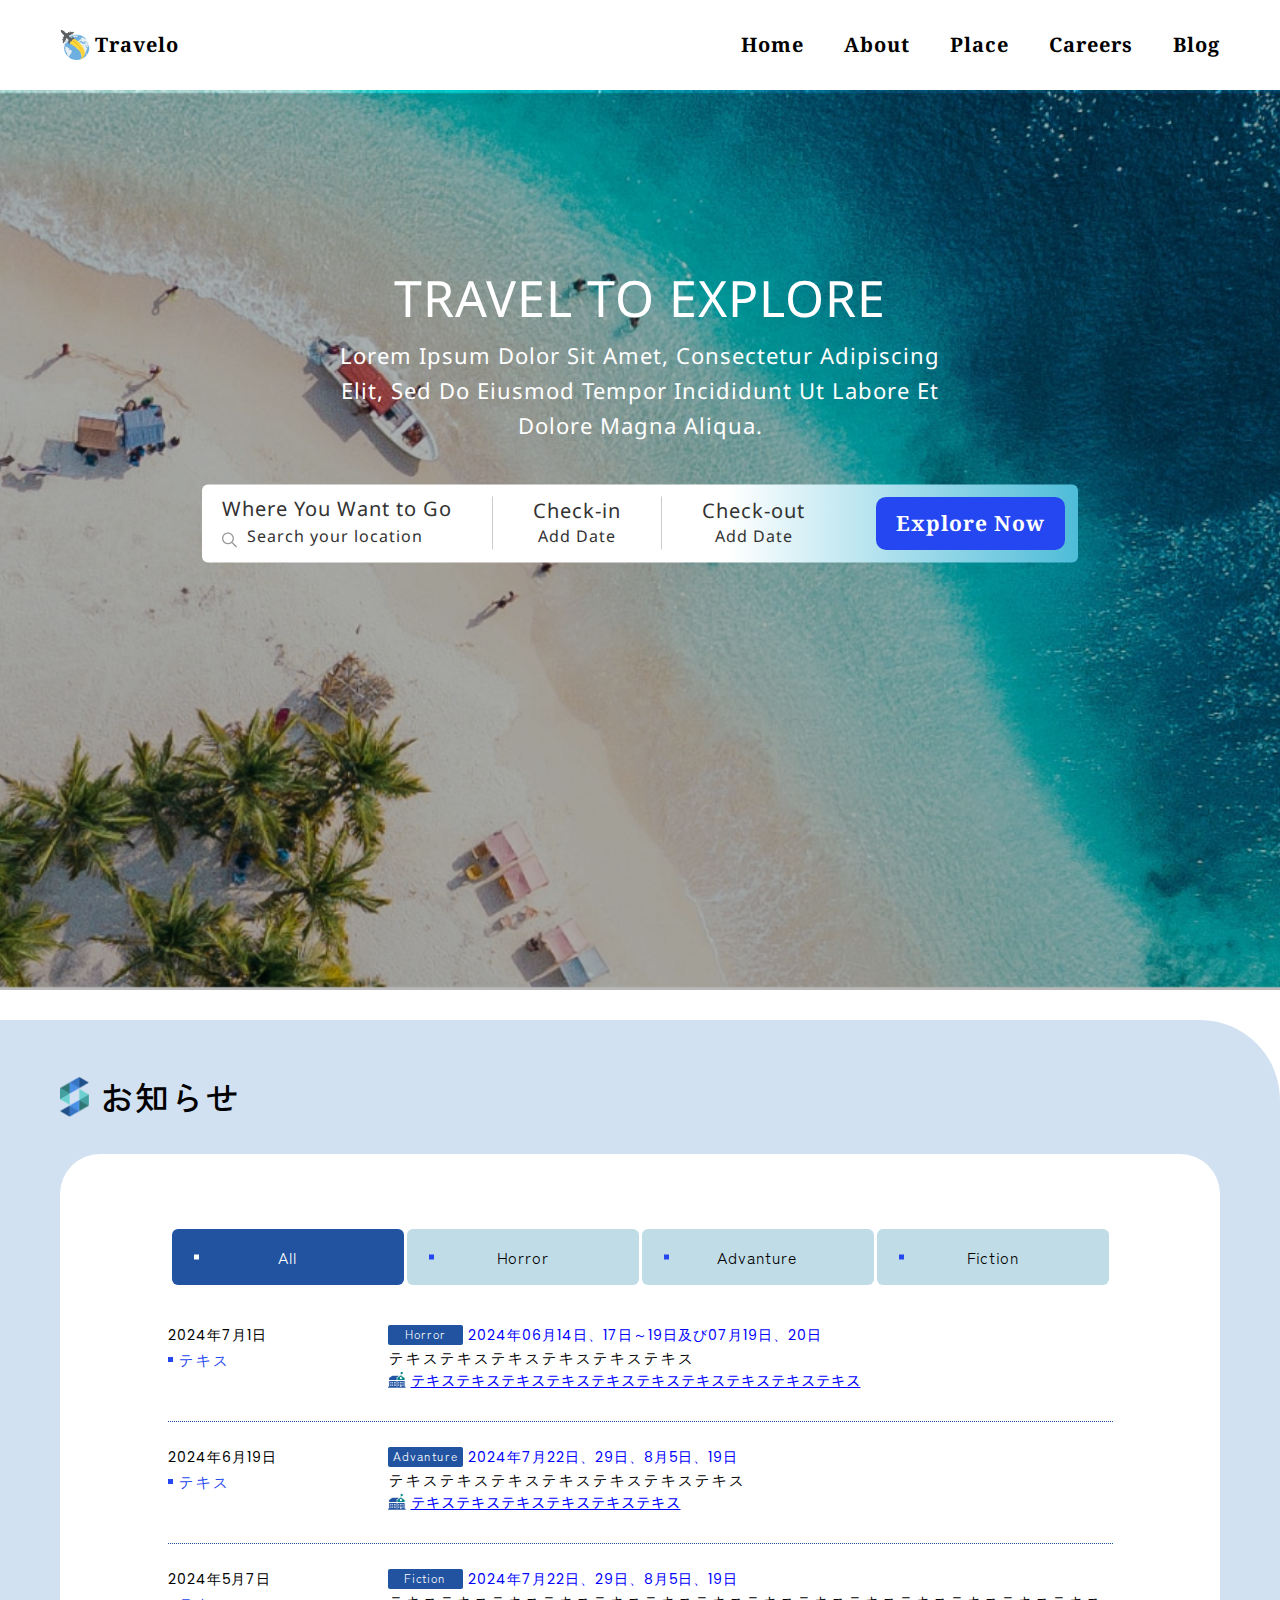
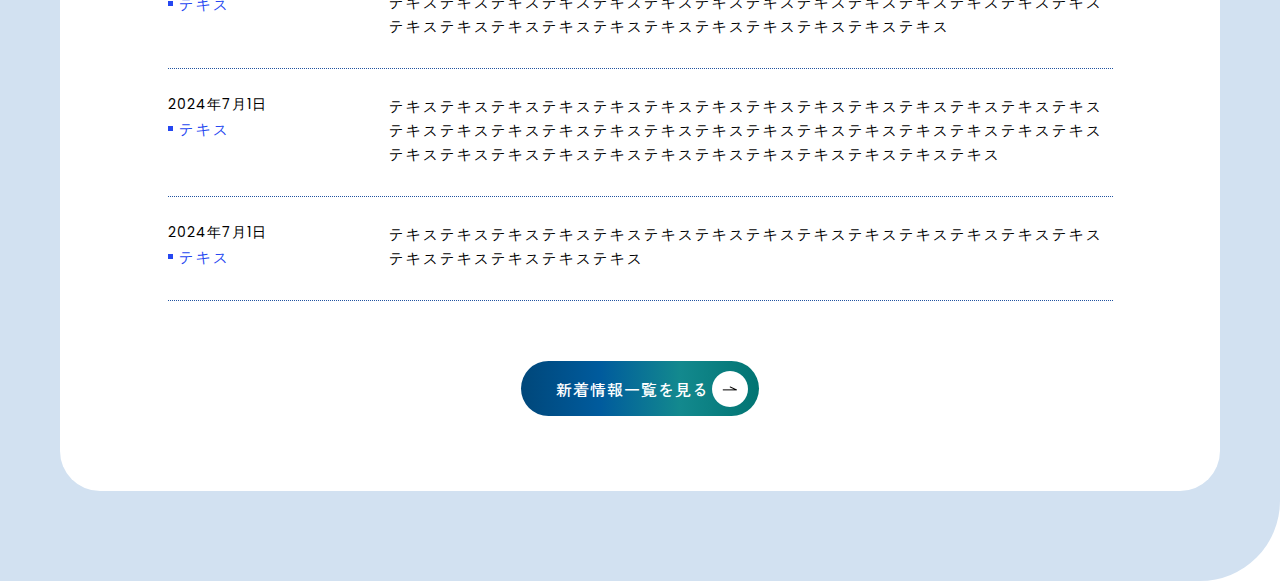
<file: index.html>
<!DOCTYPE html>
<html lang="ja">

<head>
    <meta charset="utf-8" />
    <meta name="viewport" content="width=device-width,initial-scale=1" />
    <title>ページタイトル</title>
    <meta name="description" content="ページの説明" />
    <meta name="format-detection" content="telephone=no" />

    <!-- favicon/webclipicon -->
    <!-- <link rel="icon" href="favicon.ico" />
    <link rel="icon" href="favicon.svg" type="image/svg+xml" />
    <link rel="apple-touch-icon" href="webclip.png" /> -->

    <!-- ogp -->
    <meta property="og:site_name" content="サイト名" />
    <meta property="og:url" content="URL" />
    <meta property="og:type" content="website or article" />
    <meta property="og:title" content="ページのタイトル" />
    <meta property="og:description" content="ページの説明" />
    <meta property="og:image" content="URL" />
    <meta property="og:locale" content="ja_JP" />
    <!-- <meta property="fb:app_id" content="AppID"> -->
    <meta name="twitter:card" content="summary_large_image or summary" />
    <!-- <meta name="twitter:site" content="@moshamusha2010" /> -->
    <meta name="twitter:description" content="ページの説明" />
    <meta name="twitter:image:src" content="URL" />

    <!-- fonts -->


    <link rel="preconnect" href="https://fonts.googleapis.com">
    <link rel="preconnect" href="https://fonts.gstatic.com" crossorigin>
    <link
        href="https://fonts.googleapis.com/css2?family=Noto+Sans+JP:wght@100..900&family=Noto+Sans:ital,wght@0,100..900;1,100..900&family=Noto+Serif:ital,wght@0,100..900;1,100..900&family=Poppins:ital,wght@0,100;0,200;0,300;0,400;0,500;0,600;0,700;0,800;0,900;1,100;1,200;1,300;1,400;1,500;1,600;1,700;1,800;1,900&family=Zen+Kaku+Gothic+Antique:wght@300;400;500;700;900&family=Zen+Kaku+Gothic+New:wght@300;400;500;700;900&display=swap"
        rel="stylesheet">

    <!-- css -->
    <link rel="stylesheet" href="./assets/slick/slick.css">
    <link rel="stylesheet" href="./assets/slick/slick-theme.css">
    <link rel="stylesheet" href="./assets/css/import.css" />
</head>

<body>
    <header>
        <div class="header">
            <div class="header-left">
                <img src="./assets/img/travel-logo.png" alt="Header logo" class="header-logo">
                <h1 class="header-h1">Travelo</h1>
            </div>
            <div class="header-right">
                <div class="hamburger">
                    <span class="bar first-bar"></span>
                    <span class="bar sec-bar"></span>
                    <span class="bar third-bar"></span>
                </div>
                <div id='menu' class="menu">
                    <ul class="menu-ul">
                        <li><a href="#" class="menu-a">Home</a></li>
                        <li><a href="#" class="menu-a">About</a></li>
                        <li><a href="#" class="menu-a">Place</a></li>
                        <li><a href="#" class="menu-a">Careers</a></li>
                        <li><a href="#" class="menu-a">Blog</a></li>
                    </ul>
                </div>

            </div>
        </div>

    </header>

    <main>
        <section>

            <div class="mv-bg">
                <div class="mv-bg-container">
                    <div class="upper">
                        <p class="upper-first-p">TRAVEL TO EXPLORE</p>
                        <p class="upper-second-p">Lorem Ipsum Dolor Sit Amet, Consectetur Adipiscing Elit, Sed Do
                            Eiusmod Tempor Incididunt Ut Labore Et Dolore Magna Aliqua.</p>
                    </div>
                    <div class="lower">
                        <div class="lower-search-container">
                            <div class="search-field search-field-first">
                                <div class="inner-search-field">
                                    <p class="search-field-p first">Where You Want to Go</p>
                                    <div class="icon-group">
                                        <span class="search-icon"></span>
                                        <span class="search-field-span">Search your location</span>
                                    </div>
                                </div>
                            </div>
                            <div class="search-field">
                                <div class="inner-search-field">
                                    <p class="search-field-p">Check-in</p>
                                    <span class="search-field-span">Add Date</span>
                                </div>
                            </div>
                            <div class="search-field">
                                <div class="inner-search-field">
                                    <p class="search-field-p">Check-out</p>
                                    <span class="search-field-span">Add Date</span>
                                </div>
                            </div>

                        </div>

                        <a href="#" class="explore-btn">Explore Now</a>
                    </div>

                </div>


            </div>
        </section>

        <section>
            <div class="container">
                <div class="inner-container">
                    <a href="#" class="notice-header">
                        <h1 class="notice-header-h1">お知らせ</h1>
                    </a>

                    <div class="notice">
                        <div class="inner-notice">
                            <div class="btn-wrapper">
                                <div class="inner-btn-wrapper">
                                    <a href="#" class="tab-btn active" data-btn="All">All</a>
                                    <a href="#" class="tab-btn" data-btn="Horror">Horror</a>
                                    <a href="#" class="tab-btn" data-btn="Advanture">Advanture</a>
                                    <a href="#" class="tab-btn" data-btn="Fiction">Fiction</a>
                                </div>
                            </div>
                            <a class="content-container show" data-content="All">
                                <div class="content">
                                    <div class="left-content">
                                        <span class="left-content-date">2024年7月1日</span>
                                        <p class="left-content-text">テキス</p>
                                    </div>
                                    <div class="right-content">
                                        <div class="right-content-date">
                                            <p class="date-logo">Horror</p>
                                            <p class="fonts-poppin">2024年06月14日、17日～19日及び07月19日、20日</p>
                                        </div>
                                        <p class="right-content-text">テキステキステキステキステキステキス</p>
                                        <div class="right-content-home">
                                            <img src="./assets/img/home-logo.png" alt="home-logo" class="home-logo">
                                            <p class="fonts-noto">テキステキステキステキステキステキステキステキステキステキス</p>
                                        </div>
                                    </div>
                                </div>

                                <div class="content">
                                    <div class="left-content">
                                        <span class="left-content-date">2024年6月19日</span>
                                        <p class="left-content-text">テキス</p>
                                    </div>
                                    <div class="right-content">
                                        <div class="right-content-date">
                                            <p class="date-logo">Advanture</p>
                                            <p class="fonts-poppin">2024年7月22日、29日、8月5日、19日</p>
                                        </div>
                                        <p class="right-content-text">テキステキステキステキステキステキステキス</p>
                                        <div class="right-content-home second">
                                            <img src="./assets/img/home-logo.png" alt="home-logo" class="home-logo">
                                            <p class="fonts-noto">テキステキステキステキステキステキス</p>
                                        </div>
                                    </div>
                                </div>

                                <div class="content">
                                    <div class="left-content">
                                        <span class="left-content-date">2024年5月7日</span>
                                        <p class="left-content-text">テキス</p>
                                    </div>
                                    <div class="right-content">
                                        <div class="right-content-date">
                                            <p class="date-logo">Fiction</p>
                                            <p class="fonts-poppin">2024年7月22日、29日、8月5日、19日</p>
                                        </div>
                                        <p class="right-content-text">
                                            テキステキステキステキステキステキステキステキステキステキステキステキステキステキステキステキステキステキステキステキステキステキステキステキステキス
                                        </p>

                                    </div>
                                </div>

                                <div class="content">
                                    <div class="left-content">
                                        <span class="left-content-date">2024年7月1日</span>
                                        <p class="left-content-text">テキス</p>
                                    </div>
                                    <div class="right-content">
                                        <p class="right-content-text">
                                            テキステキステキステキステキステキステキステキステキステキステキステキステキステキステキステキステキステキステキステキステキステキステキステキステキステキステキステキステキステキステキステキステキステキステキステキステキステキステキステキス
                                        </p>
                                    </div>
                                </div>

                                <div class="content">
                                    <div class="left-content">
                                        <span class="left-content-date">2024年7月1日</span>
                                        <p class="left-content-text">テキス</p>
                                    </div>
                                    <div class="right-content">
                                        <p class="right-content-text">
                                            テキステキステキステキステキステキステキステキステキステキステキステキステキステキステキステキステキステキステキス</p>
                                    </div>
                                </div>
                            </a>

                            <a class="content-container" data-content="Horror">
                                <div class="content">
                                    <div class="left-content">
                                        <span class="left-content-date">2024年7月1日</span>
                                        <p class="left-content-text">テキス</p>
                                    </div>
                                    <div class="right-content">
                                        <div class="right-content-date">
                                            <p class="date-logo">Horror</p>
                                            <p class="fonts-poppin">2024年06月14日、17日～19日及び07月19日、20日</p>
                                        </div>
                                        <p class="right-content-text">テキステキステキステキステキステキス</p>
                                        <div class="right-content-home">
                                            <img src="./assets/img/home-logo.png" alt="home-logo" class="home-logo">
                                            <p class="fonts-noto">テキステキステキステキステキステキステキステキステキステキス</p>
                                        </div>
                                    </div>
                                </div>

                                <div class="content">
                                    <div class="left-content">
                                        <span class="left-content-date">2024年6月19日</span>
                                        <p class="left-content-text">テキス</p>
                                    </div>
                                    <div class="right-content">
                                        <div class="right-content-date">
                                            <p class="date-logo">Horror</p>
                                            <p class="fonts-poppin">2024年7月22日、29日、8月5日、19日</p>
                                        </div>
                                        <p class="right-content-text">テキステキステキステキステキステキステキス</p>
                                        <div class="right-content-home">
                                            <img src="./assets/img/home-logo.png" alt="home-logo" class="home-logo">
                                            <p class="fonts-noto">テキステキステキステキステキステキス</p>
                                        </div>
                                    </div>
                                </div>

                                <div class="content">
                                    <div class="left-content">
                                        <span class="left-content-date">2024年5月7日</span>
                                        <p class="left-content-text">テキス</p>
                                    </div>
                                    <div class="right-content">
                                        <div class="right-content-date">
                                            <p class="date-logo">Horror</p>
                                            <p class="fonts-poppin">2024年7月22日、29日、8月5日、19日</p>
                                        </div>
                                        <p class="right-content-text">
                                            テキステキステキステキステキステキステキステキステキステキステキステキステキステキステキステキステキステキステキステキステキステキステキステキステキス
                                        </p>
                                    </div>
                                </div>
                            </a>

                            <a class="content-container" data-content="Advanture">
                                <div class="content">
                                    <div class="left-content">
                                        <span class="left-content-date">2024年7月1日</span>
                                        <p class="left-content-text">テキス</p>
                                    </div>
                                    <div class="right-content">
                                        <div class="right-content-date">
                                            <p class="date-logo">Advanture</p>
                                            <p class="fonts-poppin">2024年06月14日、17日～19日及び07月19日、20日</p>
                                        </div>
                                        <p class="right-content-text">テキステキステキステキステキステキス</p>
                                        <div class="right-content-home">
                                            <img src="./assets/img/home-logo.png" alt="home-logo" class="home-logo">
                                            <p class="fonts-noto">テキステキステキステキステキステキステキステキステキステキス</p>
                                        </div>
                                    </div>
                                </div>

                                <div class="content">
                                    <div class="left-content">
                                        <span class="left-content-date">2024年6月19日</span>
                                        <p class="left-content-text">テキス</p>
                                    </div>
                                    <div class="right-content">
                                        <div class="right-content-date">
                                            <p class="date-logo">Advanture</p>
                                            <p class="fonts-poppin">2024年7月22日、29日、8月5日、19日</p>
                                        </div>
                                        <p class="right-content-text">テキステキステキステキステキステキステキス</p>
                                        <div class="right-content-home">
                                            <img src="./assets/img/home-logo.png" alt="home-logo" class="home-logo">
                                            <p class="fonts-noto">テキステキステキステキステキステキス</p>
                                        </div>
                                    </div>
                                </div>

                                <div class="content">
                                    <div class="left-content">
                                        <span class="left-content-date">2024年5月7日</span>
                                        <p class="left-content-text">テキス</p>
                                    </div>
                                    <div class="right-content">
                                        <div class="right-content-date">
                                            <p class="date-logo">Advanture</p>
                                            <p class="fonts-poppin">2024年7月22日、29日、8月5日、19日</p>
                                        </div>
                                        <p class="right-content-text">
                                            テキステキステキステキステキステキステキステキステキステキステキステキステキステキステキステキステキステキステキステキステキステキステキステキステキス
                                        </p>
                                    </div>
                                </div>
                            </a>

                            <a class="content-container" data-content="Fiction">
                                <div class="content">
                                    <div class="left-content">
                                        <span class="left-content-date">2024年7月1日</span>
                                        <p class="left-content-text">テキス</p>
                                    </div>
                                    <div class="right-content">
                                        <div class="right-content-date">
                                            <p class="date-logo">Fiction</p>
                                            <p class="fonts-poppin">2024年06月14日、17日～19日及び07月19日、20日</p>
                                        </div>
                                        <p class="right-content-text">テキステキステキステキステキステキス</p>
                                        <div class="right-content-home">
                                            <img src="./assets/img/home-logo.png" alt="home-logo" class="home-logo">
                                            <p class="fonts-noto">テキステキステキステキステキステキステキステキステキステキス</p>
                                        </div>
                                    </div>
                                </div>

                                <div class="content">
                                    <div class="left-content">
                                        <span class="left-content-date">2024年6月19日</span>
                                        <p class="left-content-text">テキス</p>
                                    </div>
                                    <div class="right-content">
                                        <div class="right-content-date">
                                            <p class="date-logo">Fiction</p>
                                            <p class="fonts-poppin">2024年7月22日、29日、8月5日、19日</p>
                                        </div>
                                        <p class="right-content-text">テキステキステキステキステキステキステキス</p>
                                        <div class="right-content-home">
                                            <img src="./assets/img/home-logo.png" alt="home-logo" class="home-logo">
                                            <p class="fonts-noto">テキステキステキステキステキステキス</p>
                                        </div>
                                    </div>
                                </div>

                                <div class="content">
                                    <div class="left-content">
                                        <span class="left-content-date">2024年5月7日</span>
                                        <p class="left-content-text">テキス</p>
                                    </div>
                                    <div class="right-content">
                                        <div class="right-content-date">
                                            <p class="date-logo">Fiction</p>
                                            <p class="fonts-poppin">2024年7月22日、29日、8月5日、19日</p>
                                        </div>
                                        <p class="right-content-text">
                                            テキステキステキステキステキステキステキステキステキステキステキステキステキステキステキステキステキステキステキステキステキステキステキステキステキス
                                        </p>
                                    </div>
                                </div>
                            </a>

                            <a href="#" class="hover-btn">新着情報一覧を見る</a>

                        </div>
                    </div>
                </div>
            </div>
        </section>



    </main>

    <footer>
        <section id="footerPart"></section>
    </footer>

    <!-- js -->
    <script src="./assets/js/jquery-3.7.1.min.js"></script>
    <script src="./assets/js/jquery.matchHeight.js"></script>
    <script src="./assets/slick/slick.min.js"></script>
    <script src="./assets/js/common.js"></script>
</body>

</html>
</file>
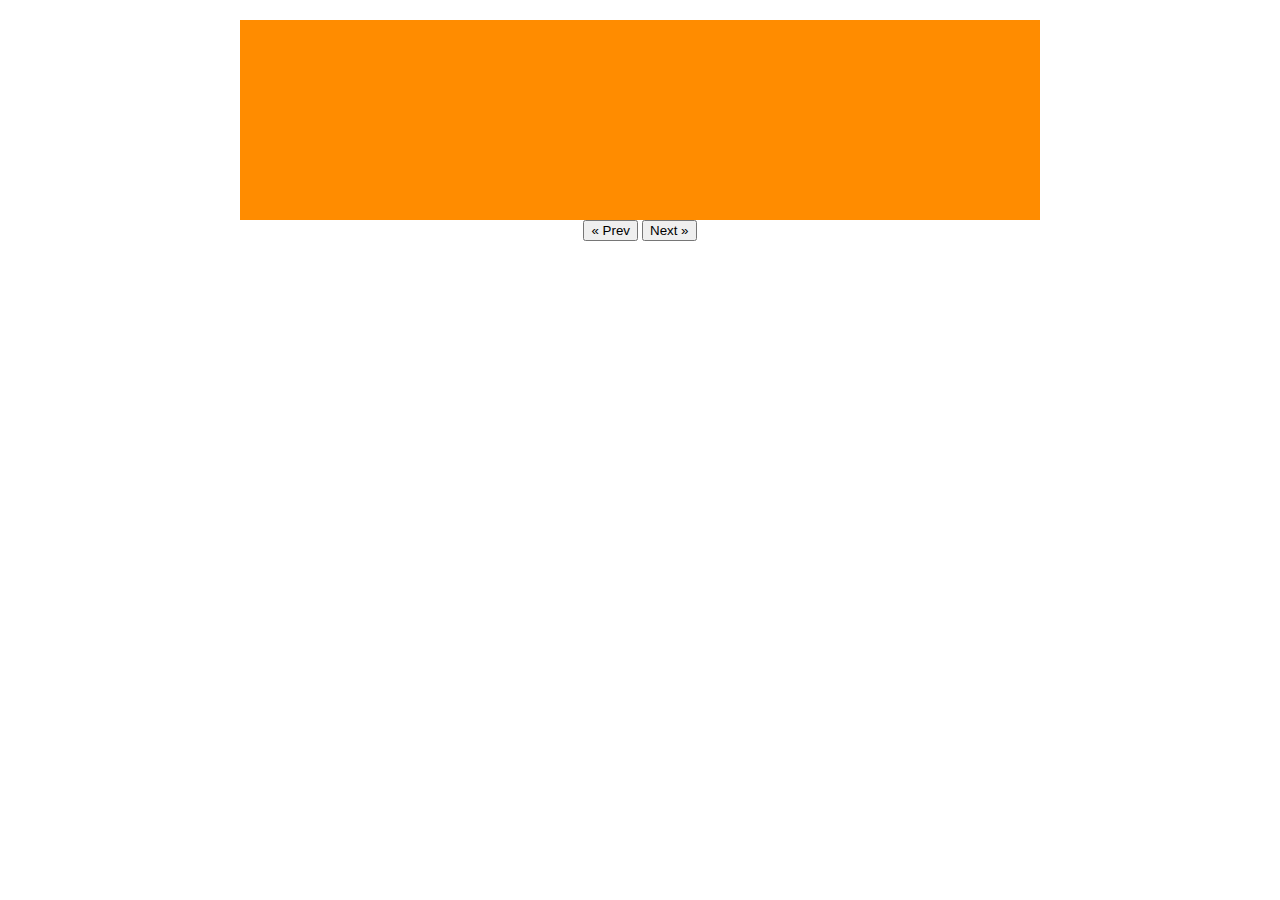
<file: assets/test.html>
<!DOCTYPE html>
<html>

<head>
    <title>Title</title>
    <style>
        .boxes {
            width: 800px;
            margin: 20px auto;
            text-align: center;
        }

        .box {
            height: 200px;
        }

        #box1 {
            background: darkcyan;
            display: none;
        }

        #box2 {
            background: dodgerblue;
            display: none;
        }

        #box3 {
            background: darkorange;
        }
    </style>
</head>

<body>
    <div class="boxes">
        <div class="box" id="box1"></div>
        <div class="box" id="box2"></div>
        <div class="box" id="box3"></div>
        <div class="controls">
            <button id="prev">&laquo; Prev</button>
            <button id="next">Next &raquo;</button>
        </div>
    </div>

    <script>
        let box = 1
        function next() {
            document.querySelector(`#box${box}`).style.display = "none"
            box++; if (box > 3) box = 1
            document.querySelector(`#box${box}`).style.display = "block"
        }
        function prev() {
            document.querySelector(`#box${box}`).style.display = "none"
            box--; if (box < 1) box = 3
            document.querySelector(`#box${box}`).style.display = "block"
        }
        document.querySelector("#next").onclick = next
        document.querySelector("#prev").onclick = prev
        setInterval(next, 5000)
    </script>
</body>

</html>
</file>
<file: assets/css/import.css>
@charset "utf-8";
@import url("reset.css");
@import url("common.css");
@import url("font.css");
@import url("margin-padding.css");
@import url("style.css");
</file>
